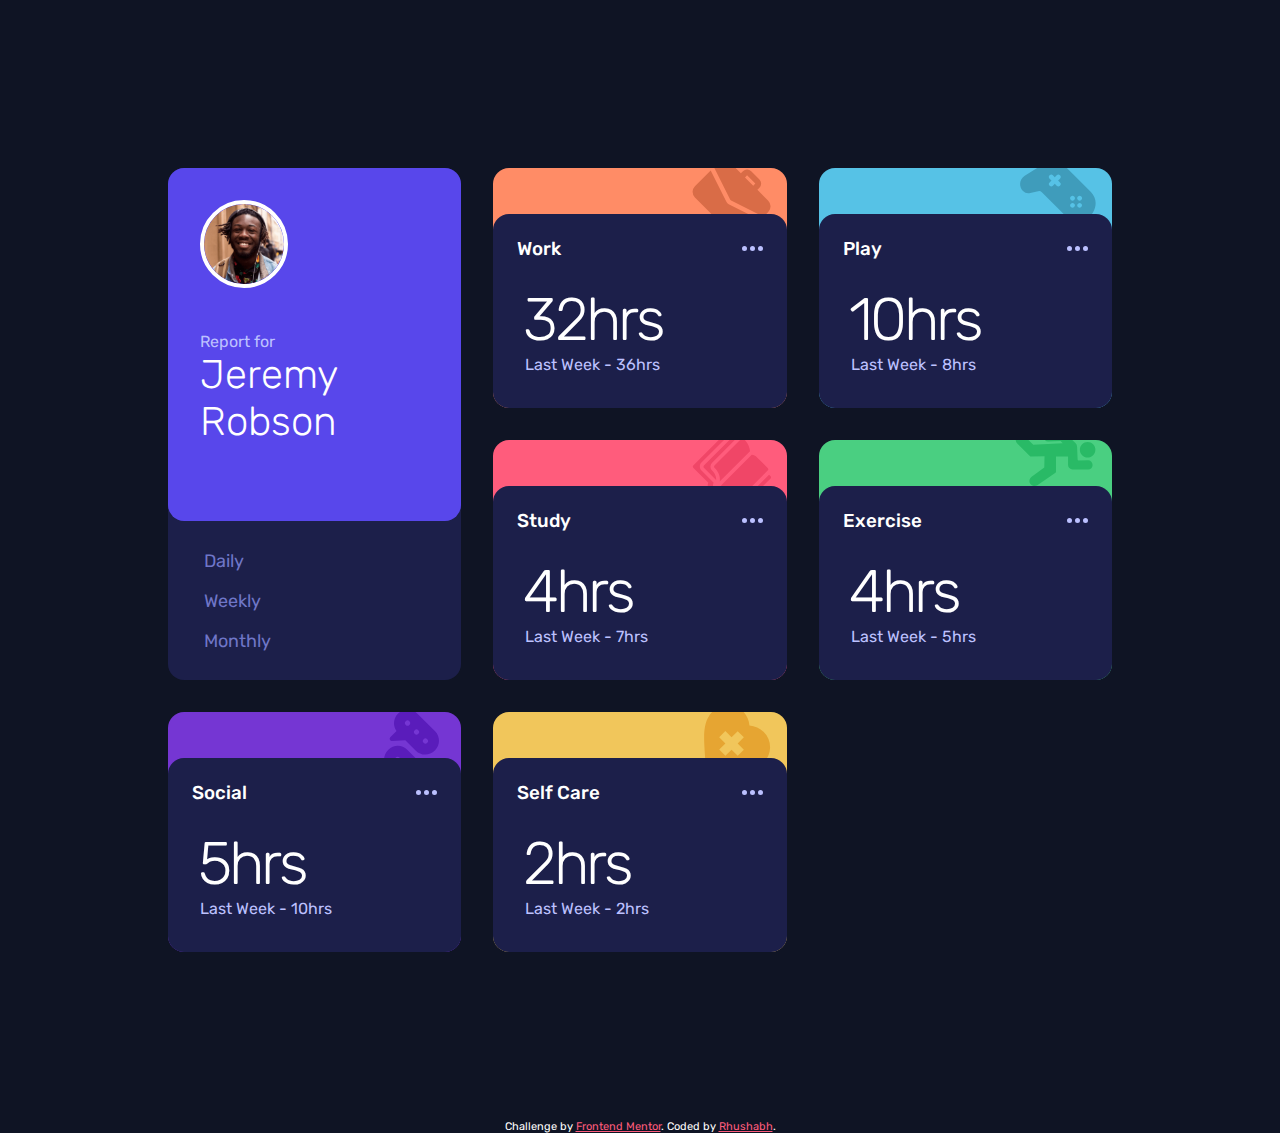
<file: index.html>
<!DOCTYPE html>
<html lang="en">

<head>
  <meta charset="UTF-8">
  <meta name="viewport" content="width=device-width, initial-scale=1.0">
  <!-- displays site properly based on user's device -->

  <link rel="icon" type="image/png" sizes="32x32" href="./images/favicon-32x32.png">
  <link rel="stylesheet" href="style.css">
  <title>Frontend Mentor | Time tracking dashboard</title>
  <style>
    .attribution {
      color: white;
      font-size: 11px;
      text-align: center;
    }

    .attribution a {
      color: #ff5c7c;
    }
  </style>
</head>

<body>
  <section class="wrapper">
    <div class="container">
      <div class="card-profile" id="profile">
        <div class="profile-desc">
          <img src="./images/image-jeremy.png" alt="" class="pfp">
          <div class="report-name">
            <p class="report-for">Report for</p>
            <h1 class="name">Jeremy Robson</h1>
          </div>
        </div>
        <div class="track-period">
          <a href="#" class="track-months" id="daily">Daily</a>
          <a href="#" class="track-months" id="weekly">Weekly</a>
          <a href="#" class="track-months" id="monthly">Monthly</a>
        </div>
      </div>
      <div class="card-report" id="work">
        <img src="./images/icon-work.svg" alt="" class="work-img">
        <div class="slide-in">
          <div class="title-dots">
            <h3 class="report-title">Work</h3>
            <img src="./images/icon-ellipsis.svg" alt="" class="elipses">
          </div>
          <div class="hours-weeks">
            <p class="hours">32hrs</p>
            <p class="last-week">Last Week - 36hrs</p>
          </div>
        </div>
      </div>
      <div class="card-report" id="play">
        <img src="./images/icon-play.svg" alt="" class="work-img">
        <div class="slide-in">
          <div class="title-dots">
            <h3 class="report-title">Play</h3>
            <img src="./images/icon-ellipsis.svg" alt="" class="elipses">
          </div>
          <div class="hours-weeks">

            <p class="hours">10hrs</p>
            <p class="last-week">Last Week - 8hrs</p>
          </div>
        </div>
      </div>
      <div class="card-report" id="study">
        <img src="./images/icon-study.svg" alt="" class="work-img">
        <div class="slide-in">
          <div class="title-dots">
            <h3 class="report-title">Study</h3>
            <img src="./images/icon-ellipsis.svg" alt="" class="elipses">
          </div>
          <div class="hours-weeks">

            <p class="hours">4hrs</p>
            <p class="last-week">Last Week - 7hrs</p>
          </div>
        </div>
      </div>
      <div class="card-report" id="exercise">
        <img src="./images/icon-exercise.svg" alt="" class="work-img">
        <div class="slide-in">
          <div class="title-dots">
            <h3 class="report-title">Exercise</h3>
            <img src="./images/icon-ellipsis.svg" alt="" class="elipses">
          </div>
          <div class="hours-weeks">

            <p class="hours">4hrs</p>
            <p class="last-week">Last Week - 5hrs</p>
          </div>
        </div>
      </div>
      <div class="card-report" id="social">
        <img src="./images/icon-social.svg" alt="" class="work-img">
        <div class="slide-in">
          <div class="title-dots">
            <h3 class="report-title">Social</h3>
            <img src="./images/icon-ellipsis.svg" alt="" class="elipses">
          </div>
          <div class="hours-weeks">

            <p class="hours">5hrs</p>
            <p class="last-week">Last Week - 10hrs</p>
          </div>
        </div>
      </div>
      <div class="card-report" id="selfcare">
        <img src="./images/icon-self-care.svg" alt="" class="work-img">
        <div class="slide-in">
          <div class="title-dots">
            <h3 class="report-title">Self Care</h3>
            <img src="./images/icon-ellipsis.svg" alt="" class="elipses">
          </div>
          <div class="hours-weeks">
            <p class="hours">2hrs</p>
            <p class="last-week">Last Week - 2hrs</p>
          </div>
        </div>
      </div>
    </div>
    <div class="attribution">
      Challenge by <a href="https://www.frontendmentor.io?ref=challenge" target="_blank">Frontend Mentor</a>.
      Coded by <a href="https://github.com/RhushabhPradhan" target="_blank">Rhushabh</a>.
    </div>
  </section>
</body>

</html>
</file>
<file: style.css>
@import url("https://fonts.googleapis.com/css2?family=Rubik:wght@300;400;500&display=swap");
:root {
  /* primary */
  --blue: #5847eb;
  --Lightred: #ff8c66;
  --Softblue: #56c2e6;
  --Lightred1: #ff5c7c;
  --Limegreen: #4acf81;
  --Violet: #7536d3;
  --Softorange: #f1c65b;

  /* neutral */
  --Verydarkblue: #0f1424;
  --Darkblue: #1c1f4a;
  --Desaturatedblue: #6f76c8;
  --PaleBlue: #bdc1ff;

  --fs-reg: 18px;

  --fw-light: 300;
  --fw-reg: 400;
  --fw-med: 500;
}

* {
  margin: 0;
  padding: 0;
}
body {
  box-sizing: border-box;
  font-family: "Rubik", sans-serif;
}
.wrapper {
  display: flex;
  flex-direction: column;
  justify-content: center;
  background: var(--Verydarkblue);
  /* width: 1440px;
  height: 1024px; */
}
.container {
  display: grid;
  justify-content: center;
  padding: 10.5em;
  grid-template-columns: repeat(auto-fill, minmax(240px, 1fr));
  gap: 2em;
}
.card-profile {
  height: 240px;
  border-radius: 1em;
  grid-row: 1 / span 2;
  background: var(--Darkblue);
  height: auto;
}
.card-report {
  position: relative;
  overflow: hidden;
  height: 240px;
  border-radius: 1em;
}

#work {
  background: var(--Lightred);
}
#play {
  background: var(--Softblue);
}
#study {
  background: var(--Lightred1);
}
#exercise {
  background: var(--Limegreen);
}
#social {
  background: var(--Violet);
}
#selfcare {
  background: var(--Softorange);
}

.profile-desc {
  height: 69%;
  padding-left: 2em;
  background: var(--blue);
  border-radius: 1em;
}
.pfp {
  height: 80px;
  margin-top: 2em;
  border: 4px solid white;
  border-radius: 50%;
}
.report-for {
  margin-top: 2.5em;
  color: var(--PaleBlue);
}
.name {
  margin: 0;
  padding-right: 1em;
  font-size: 40px;
  font-weight: var(--fw-light);
  color: white;
}
.title-dots {
  display: flex;
  align-items: center;
  text-align: center;
  justify-content: space-between;
  padding: 1.5em;
  color: white;
}
.report-title {
  font-weight: var(--fw-med);
  margin: 0;
  padding: 0;
}
.last-week {
  padding-left: 2em;
  color: var(--PaleBlue);
}
.hours {
  letter-spacing: -3px;
  font-weight: var(--fw-light);
  font-size: 60px;
  margin: 0;
  padding: 0;
  padding-left: 0.5em;
  color: white;
  /* border: 2px solid red; */
}
.work-img {
  position: absolute;
  right: 1em;
  top: -0.5em;
}

.slide-in {
  position: absolute;
  bottom: 0px;
  width: 100%;
  height: 81%;
  background: var(--Darkblue);
  border-top-left-radius: 1em;
  border-top-right-radius: 1em;
}

.track-period {
  padding-left: 2em;
  height: 31%;
  display: flex;
  flex-direction: column;
  justify-content: center;
  gap: 1em;
  font-size: var(--fs-reg);
}
.track-months {
  text-decoration: none;
  color: var(--Desaturatedblue);
}

/* active states */
.slide-in:hover {
  cursor: pointer;
  background: #424683;
}
.track-months:hover {
  color: white;
}
.elipses:hover {
  filter: contrast(100);
}

/* Media Queries for Mobile */
@media (max-width: 520px) {
  .card-profile {
    grid-column: 1 / 2;
  }
  .card-report {
    grid-column: 1 / 2;
  }
  .container {
    padding: 6em 2em;
  }
  .profile-desc {
    margin: 0;
    padding: 1.5em 1em;
    display: flex;
    align-items: center;
    flex-direction: row;
    gap: 10px;
    height: auto;
  }
  .report-for {
    font-size: 13px;
    margin: 0;
  }
  .report-name {
    margin: 0;
    padding: 0;
  }
  .pfp {
    margin: 0;
    height: 50px;
    width: auto;
  }
  .name {
    font-size: 16px;
    font-weight: var(--fw-med);
  }
  .track-period {
    height: auto;
    flex-direction: row;
    padding: 1em 1em;
    justify-content: space-around;
    align-items: center;
  }
  .track-months {
    font-size: 15px;
  }
  .card-report {
    height: 150px;
  }
  .slide-in {
    height: auto;
  }
  .title-dots {
    padding: 1em;
  }
  .hours-weeks {
    padding: 0 1em 1em 1em;
    display: flex;
    justify-content: space-between;
    align-items: center;
  }
  .hours {
    padding: 0;
    font-size: 30px;
    letter-spacing: normal;
  }
  .last-week {
    font-size: 12px;
  }
}

/* Media Queries for Tablets */
@media only screen and (min-width: 520px) and (max-width: 850px) {
  .card-profile {
    grid-column: 1 / span 2;
  }
  .card-report {
    grid-column: 1 / 2;
  }
  .card-report:nth-child(odd) {
    grid-column: 2/3;
  }

  .container {
    /* display: flex; */
    flex-direction: column;
    padding: 6em 2em;
  }
  .profile-desc {
    margin: 0;
    padding: 1.5em 1em;
    display: flex;
    align-items: center;
    flex-direction: row;
    gap: 10px;
    height: auto;
  }
  .report-for {
    font-size: 16px;
    margin: 0;
  }
  .report-name {
    margin: 0;
    padding: 0;
  }
  .pfp {
    margin: 0;
    height: 100px;
    width: auto;
  }
  .track-period {
    height: auto;
    flex-direction: row;
    padding: 1em 1em;
    justify-content: space-around;
    align-items: center;
  }
  .track-months {
    font-size: 15px;
  }
  .card-report {
    height: 150px;
  }
  .slide-in {
    height: auto;
  }
  .title-dots {
    padding: 1em;
  }
  .hours-weeks {
    padding: 0 1em 1em 1em;
    display: flex;
    justify-content: space-between;
    align-items: center;
  }
  .hours {
    padding: 0;
    font-size: 30px;
    letter-spacing: normal;
  }
  .last-week {
    font-size: 12px;
  }
}
</file>
